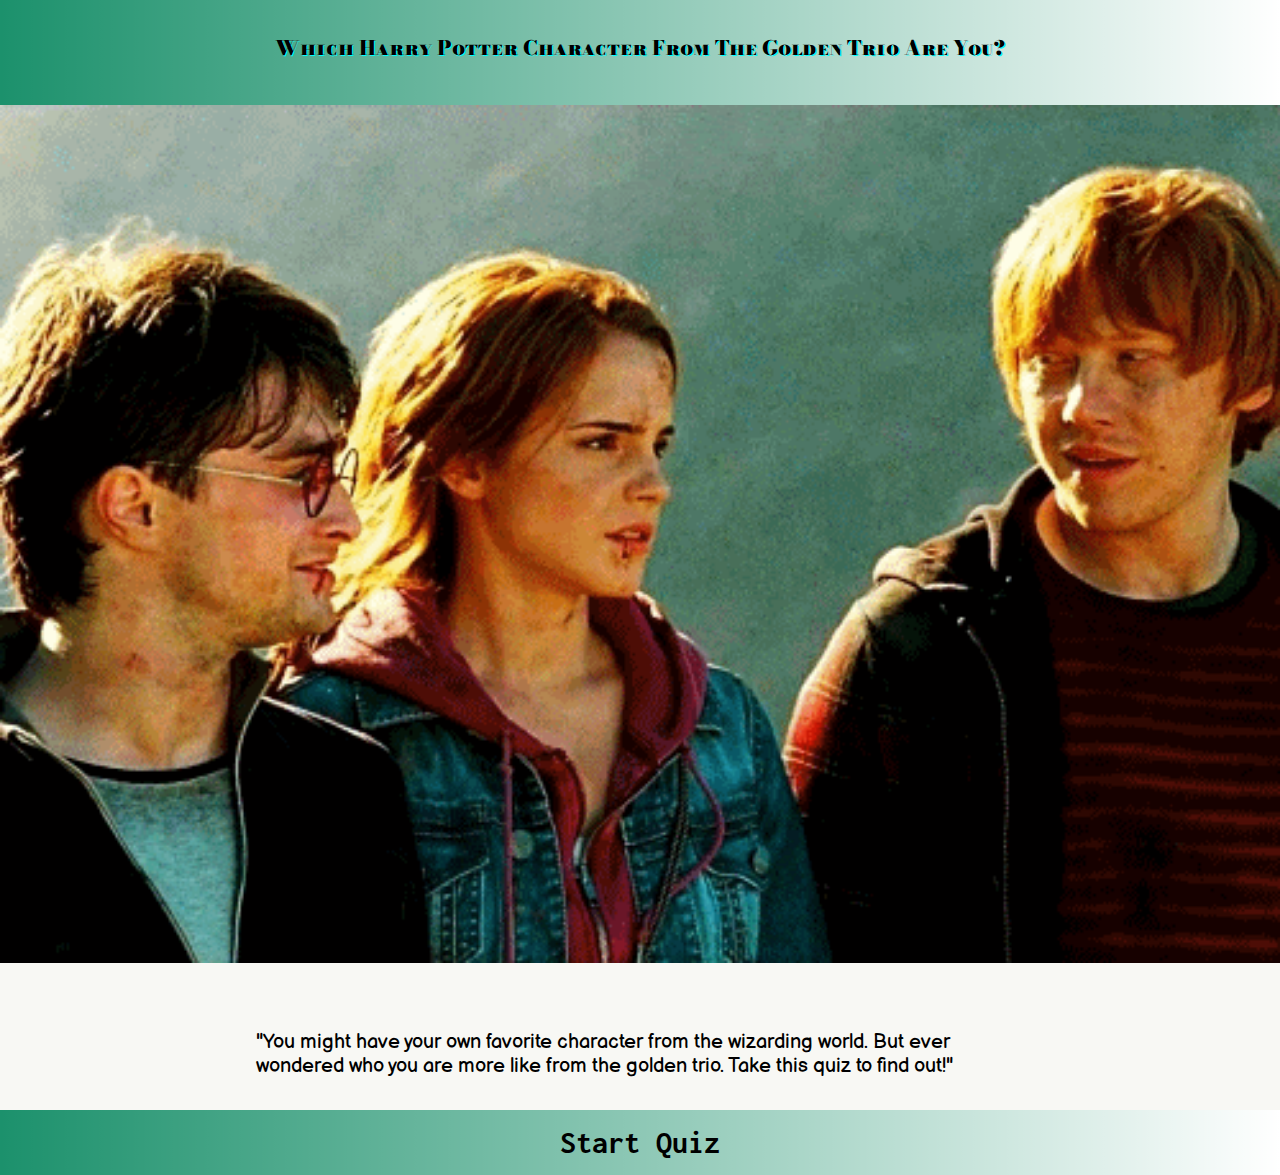
<file: index.html>
<!DOCTYPE html>
<html lang="en">

<head>
	<title>Golden Trio Personality Quiz</title>
	<meta charset="utf-8">
	<meta http-equiv="X-UA-Compatible" content="IE=edge">
	<meta name="viewport" content="width=device-width, initial-scale=1">

	<!-- import the webpage's stylesheet -->
	<link rel="stylesheet" href="style.css">

	<!-- import the webpage's javascript file -->
	
  <link rel="preconnect" href="https://fonts.gstatic.com">
  <link href="https://fonts.googleapis.com/css2?family=Balsamiq+Sans:wght@700&family=Inconsolata:wght@400;800&family=Kiwi+Maru:wght@300&display=swap" rel="stylesheet">
</head>

<body>


	<header id= "grad"><link rel="preconnect" href="https://fonts.googleapis.com">
<link rel="preconnect" href="https://fonts.gstatic.com" crossorigin>
<link href="https://fonts.googleapis.com/css2?family=Bodoni+Moda+SC:ital,opsz,wght@0,6..96,400..900;1,6..96,400..900&family=Playwrite+HR:wght@100..400&display=swap" rel="stylesheet">

		<h1>Which Harry Potter Character From The Golden Trio Are You?</h1>
    </header>

	<img id="Trio" src="Golden Trio1.gif" alt="Golden Trio" />
	<main>
    <p>
       "You might have your own favorite character from the wizarding world. But ever wondered who you are more like from the golden trio. Take this quiz to find out!"
    </p>
	</main>
	<nav> 
      <ul id="grad"> 
         <li><a href="quiz.html"><b>Start Quiz</b></a></li>

        </ul>
	</nav>
	


	        </html>
</file>
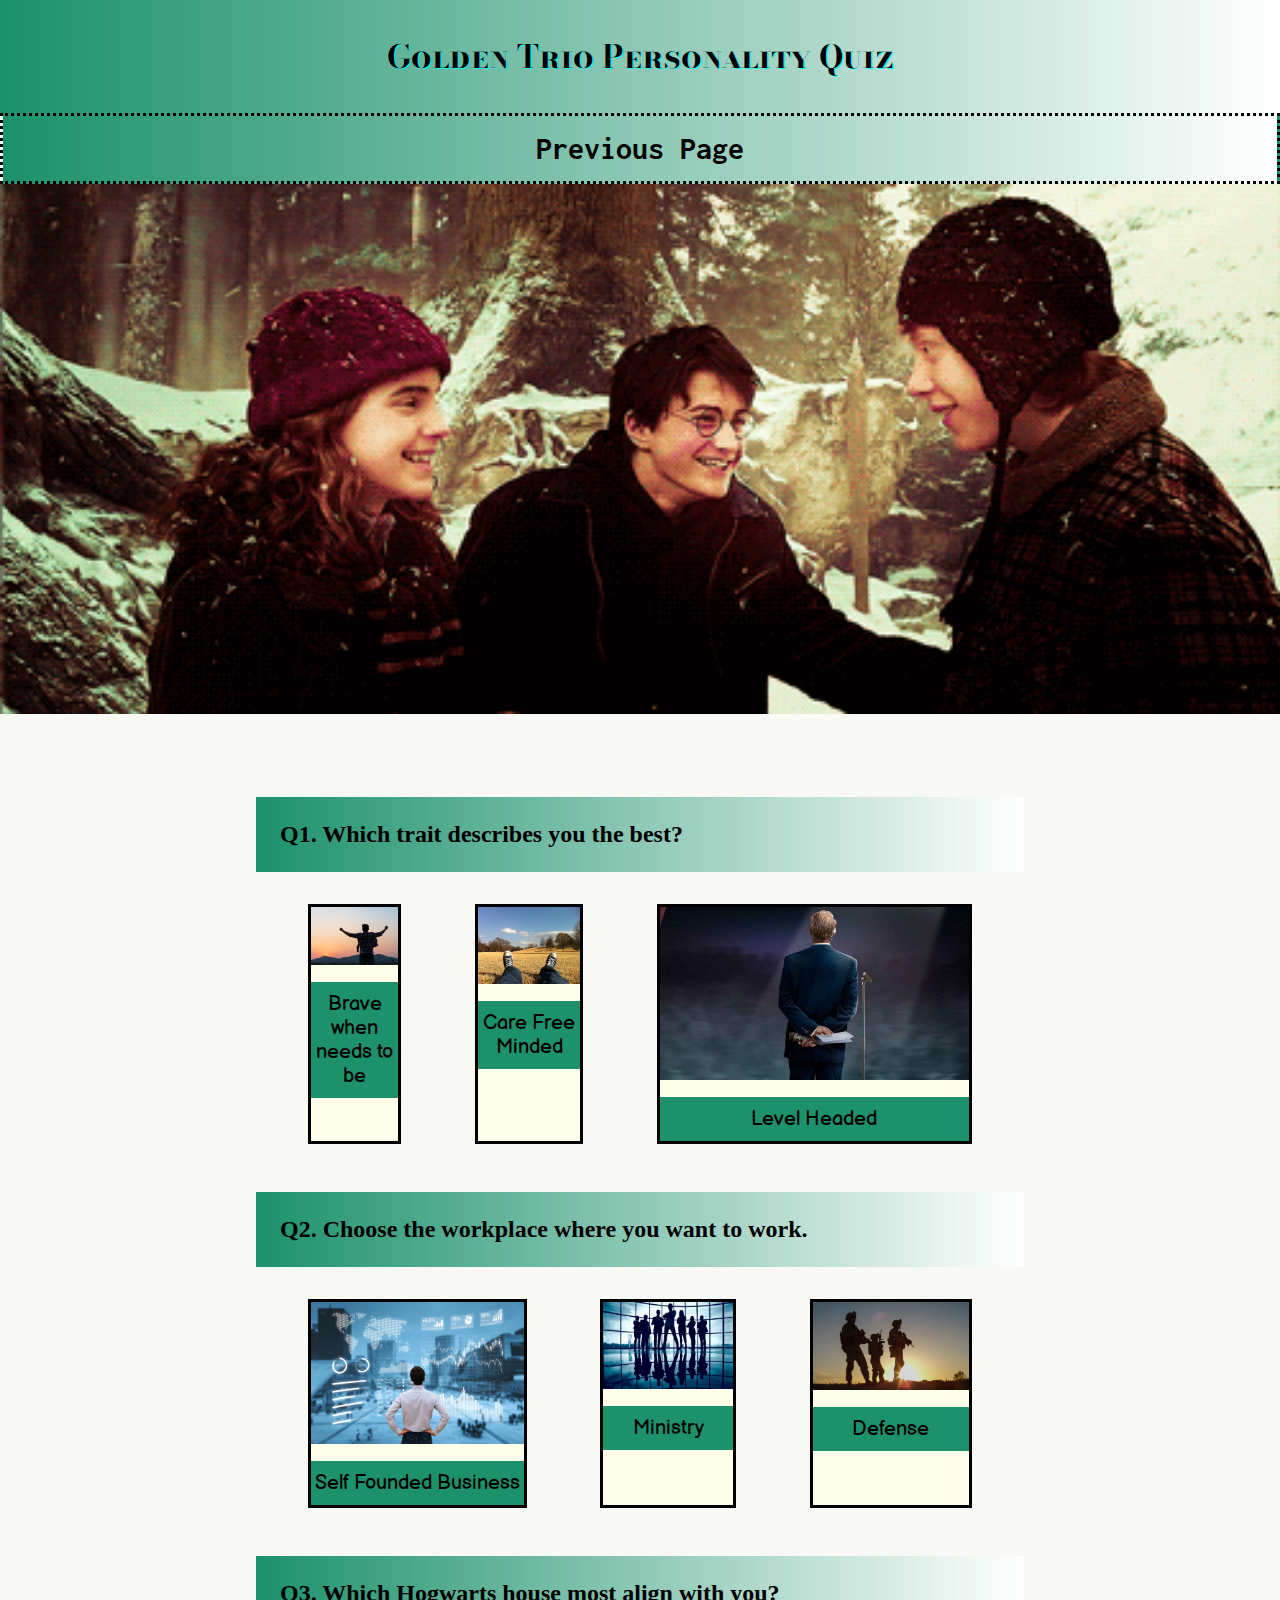
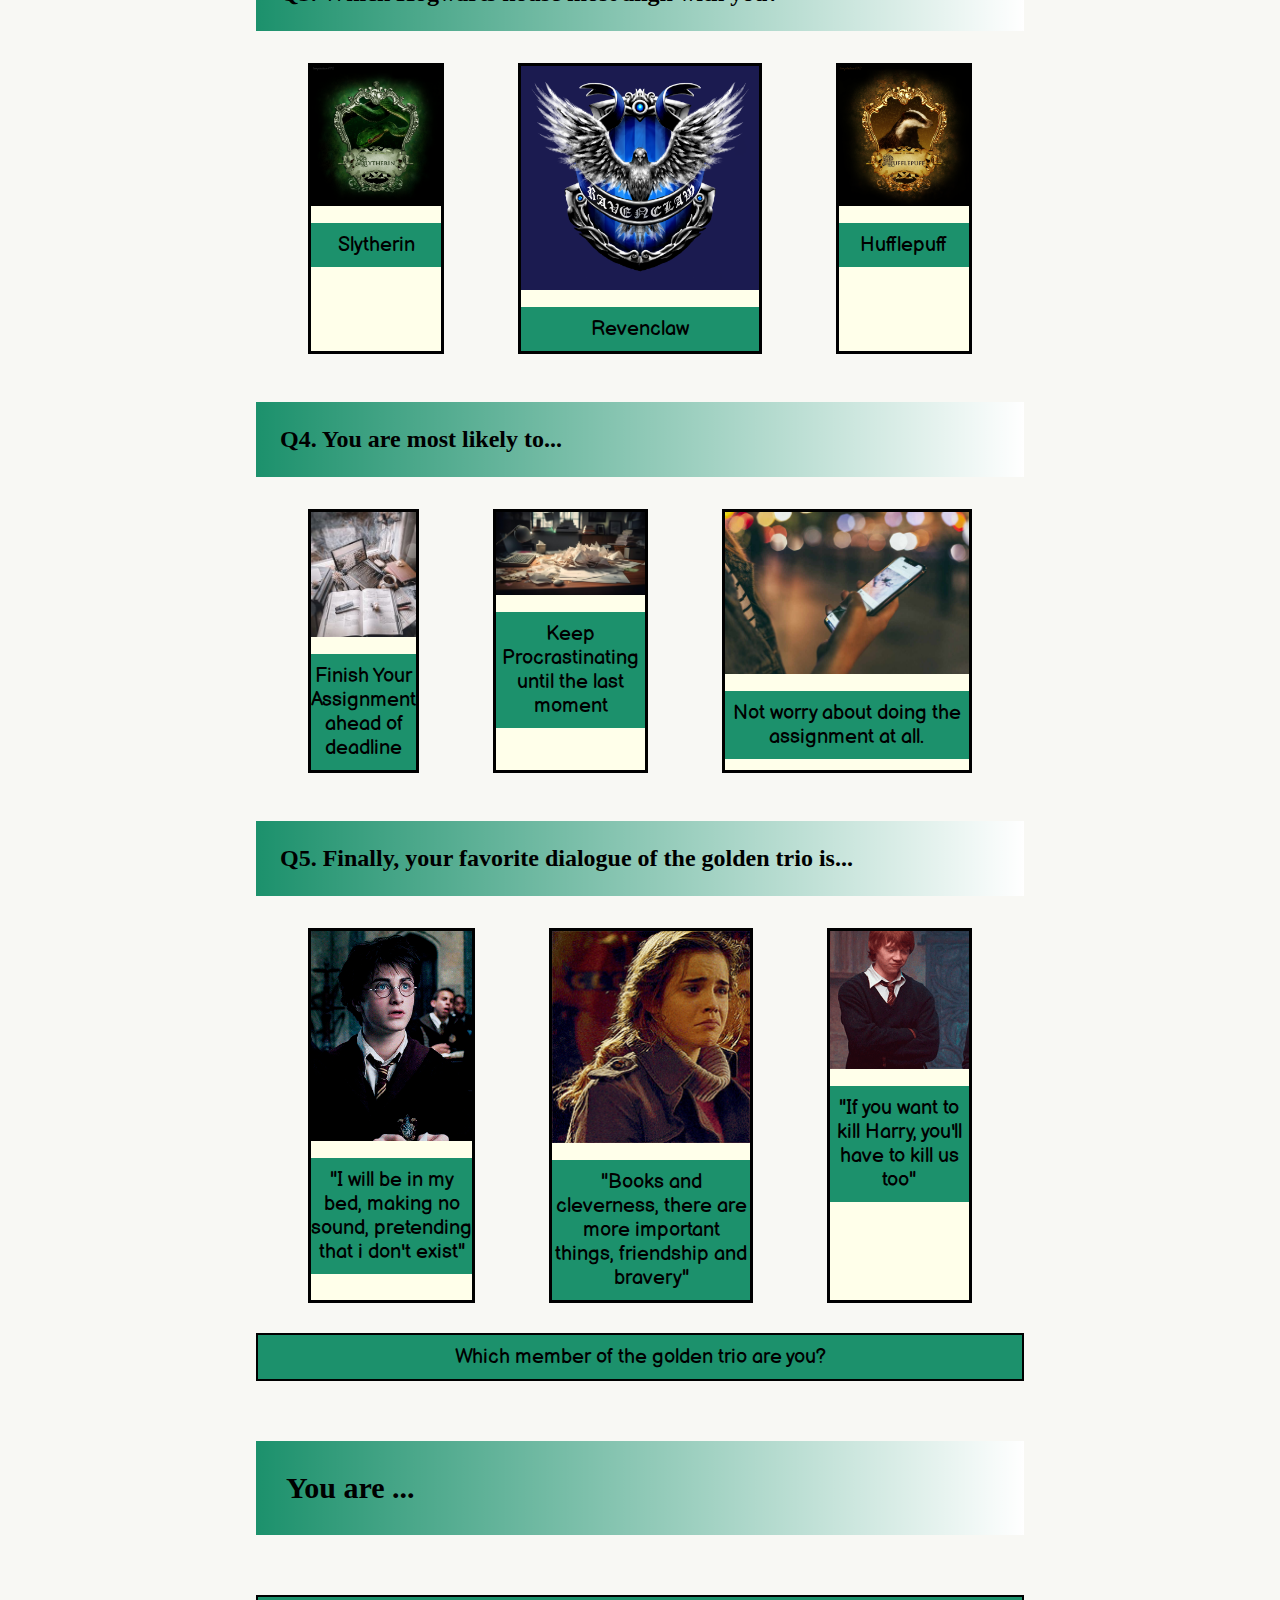
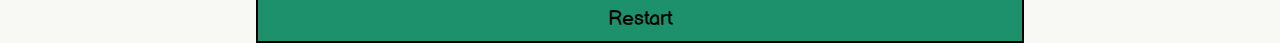
<file: quiz.html>
<!DOCTYPE html>
<html lang="en">

<head>
	<title>Golden Trio Personality Quiz</title>
	<meta charset="utf-8">
	<meta http-equiv="X-UA-Compatible" content="IE=edge">
	<meta name="viewport" content="width=device-width, initial-scale=1">

	<!-- import the webpage's stylesheet -->
	<link rel="stylesheet" href="style.css">

	<!-- import the webpage's javascript file -->
	<script src="script.js" defer>

	</script>
  <link rel="preconnect" href="https://fonts.gstatic.com">
  <link href="https://fonts.googleapis.com/css2?family=Balsamiq+Sans:wght@700&family=Inconsolata:wght@400;800&family=Kiwi+Maru:wght@300&display=swap" rel="stylesheet">
</head>

<body>


	<header id= "grad" ><link rel="preconnect" href="https://fonts.googleapis.com">
<link rel="preconnect" href="https://fonts.gstatic.com" crossorigin>
<link href="https://fonts.googleapis.com/css2?family=Bodoni+Moda+SC:ital,opsz,wght@0,6..96,400..900;1,6..96,400..900&family=Playwrite+HR:wght@100..400&display=swap" rel="stylesheet">   
		Golden Trio Personality Quiz 
  </header>

  <nav> 
      <ul class="click" id="grad"> 
         <li><a href="index.html"><b> Previous Page</b></a></li>
      
        </ul>
  </nav>

    <img id="Trio" src="Golden Trio2.gif" alt="Golden Trio" />
	<main>

		<h2 id="grad">	  Q1. Which trait describes you the best?</h2>
		<div class="question">

			<div class="answer-choice">
			<img src="Brave.jpg" alt="Brave Person symbol.">
        <br>
        <button id="q1a1" >Brave when needs to be</button>
      </div>

      <div class="answer-choice">
        <img src="Carefree.jpg" alt="A carefree person's symbol.">
        <br>
        <button id="q1a2" >Care Free Minded</button>
      </div>
<div class="answer-choice">
  <img src="Levelheaded.jpg" alt="A levelheaded person's symbol.">
        <br>
        <button id="q1a3" >  Level Headed</button>
</div>
      
    </div>

    <h2 id="grad">	Q2. Choose the workplace where you want to work.</h2>
		<div class="question">

			<div class="answer-choice">
        <img src="Business.jpg" alt="An entrepreneur's symbol.">
        <br>
        <button id="q2a1">Self Founded Business</button>
      </div>
      
      <div class="answer-choice">
				<img src="Ministry.jpg" alt="Ministry Department Symbol.">
        <br>
        <button id="q2a2">Ministry</button>
      </div>

      <div class="answer-choice">
				<img src="Defense.jpg" alt="Defense Force Symbol.">
        <br>
        <button id="q2a3">Defense</button>
      </div>

    </div> 
    
    <h2 id="grad">Q3. Which Hogwarts house most align with you?</h2>
    <div class="question">

      <div class="answer-choice">
        <img src="Slytherin.png" alt="Hogwarts House Slytherin Logo.">
        <br>
        <button id="q3a1">Slytherin</button>
      </div>

      <div class="answer-choice">
        <img src="Revenclaw.png" alt="Hogwarts House Revenclaw Logo.">
        <br>
        <button id="q3a2">Revenclaw</button>
      </div>
<div class="answer-choice">
        <img src="Hufflepuff.png" alt="Hogwarts House Hufflepuff Logo.">
        <br>
        <button id="q3a3">Hufflepuff</button>
</div>
    </div> 

    <h2 id="grad">Q4. You are most likely to... </h2>
    <div class="question">

      <div class="answer-choice">
        <img src="Studious.jpg" alt="Finished Work .">
        <br>
        <button id="q4a1">  Finish Your Assignment ahead of deadline</button>
      </div>

      <div class="answer-choice">
        <img src="Pending.jpg" alt="Tons of work pending .">
        <br>
        <button id="q4a2"> Keep Procrastinating until the last moment</button>
      </div>
<div class="answer-choice">
        <img src="NotCare.jpg" alt="Not caring about studies .">
        <br>
        <button id="q4a3">Not worry about doing the assignment at all. </button>
</div>
    </div> 
    
    <h2 id="grad">Q5. Finally, your favorite dialogue of the golden trio is...</h2>
    <div class="question">

      <div class="answer-choice">
        <img src="Harry.gif" alt="Harry Potter From the movie.">
        <br>
        <button id="q5a1">"I will be in my bed, making no sound, pretending that i don't exist"</button>
      </div>

      <div class="answer-choice">
        <img src="Hermione.gif" alt="Hermione From the movie .">
        <br>
        <button id="q5a2">"Books and cleverness, there are more important things, friendship and bravery"</button>
      </div>

            <div class="answer-choice">
        <img src="Ron.gif" alt="Ron Weasley from the movie.">
        <br>
        <button id="q5a3">"If you want to kill Harry, you'll have to kill us too"</button>
            </div>
    </div> 
    
    <div> 
      <button id="displayResult">Which member of the golden trio are you? </button>
      
      <div id="resultpic"></div>
      <h2 id="result" class="grad">You are ...</h2>
      
         
      </div>
      
    </div>
    <button id="restart">Restart</button>
    
  </main>
  </body>
</html>
</file>
<file: style.css>
html {
  height: 100%;
  width: 100%;
}
*{ margin: 0; padding: 0; }
body {
  background-color: #F8F8F4;
  font-family: 'Inconsolata', monospace;
}

header {
  font-size: 2em;
  font-weight: bold;
  text-decoration: none;
  background-color: #1c916cFF;
  padding: 1em;
  margin-top: 0; margin-bottom: 0;  text-align: center;
  font-family: "Bodoni Moda SC", serif;
  font-optical-sizing: auto;
  font-style: normal;
  font-color: #000000;
  height: 60%;  
  text-shadow: 1px 1px #00ffff;
}


#grad {
  background-image: linear-gradient(to right, rgba(255,255,255,0), rgba(255,255,255,1));
}

.grad {
  background-image: linear-gradient(to right, rgba(255,255,255,0), rgba(255,255,255,1));
}
main {
  margin-top: 0;
  margin-bottom: 0;
  margin-right: 20%;
  margin-left: 20%;
}

/* STYLE TEXT */
h1 {
  color:black;
  font-size: 20px;
  font-weight: 900;
  margin-bottom:0.5em;
}

h2 {
  margin-top: 2em; 
  font-weight: 600;
  background-color: #1c916cFF;
  padding: 1em;
  font-family: "Times";
  

}


#result {
  color: #000000;
  font-size: 30px;
  font-weight:700;
  margin-bottom: 2em;
}

#displayResult {
  margin-top: 1.5em;
  border-style: solid;
  border-color: black ;
}

#restart {
  border-style: solid;
  border-color: black;
}

/* STYLE FLEX CONTAINER */
.question {
  display: flex;
  margin-top: 2em;
  margin-right: 2%;
  margin-left: 2%;
}
  
/* STYLE FLEX ITEM */
.answer-choice {
  margin-left: 5%;
  margin-right: 5%;
  border-style: solid;
  border-color: black ;
  background-color: #FFFFEA;
  
}

/* STYLE IMAGES */
.answer-choice img {
  display: block;
  max-height: 80%;
  width: 100%;
  margin-left:auto;
  margin-right:auto;
}

/* STYLE BUTTON */
button { 
  width: 100%;
  padding-bottom: 10px;
  padding-top: 10px;
  background-color: #1c916cFF;
  border-style: none;
  font-size: 20px;
  font-family: 'Balsamiq Sans', cursive;
  cursor: pointer;
  
}

button:hover {
  background-color:#FFFFEA;
}


ul {
  list-style-type: none;
  background-color: #1c916cFF;
  overflow: hidden;
  padding: 1em;
  text-align: center;
  }

li { 
  display: inline;
  }

li a {
  text-decoration: none;
  text-align: center;
  color: #000000FF;
  font-size: 2em;
  padding: 1em;
  
  
  }
li a:hover {
  background-color: #c8ffb3FF;
  
  }

.click {
  border-style: dotted;
  border-color: #000000;
  }


#Trio {
width: 100%;
  background-size: cover;
  margin-bottom: 2em;
  }

#resultpic {
width: 100%;
  background-size: cover;
  margin-bottom: 1em;
}

main { margin-top: 2em; margin-bottom: 2em;margin-right:20%; margin-left:20%;}
p {
  color: #000000FF;
  font-family: 'Balsamiq Sans', cursive;
  font-size: 20px;

}
</file>
